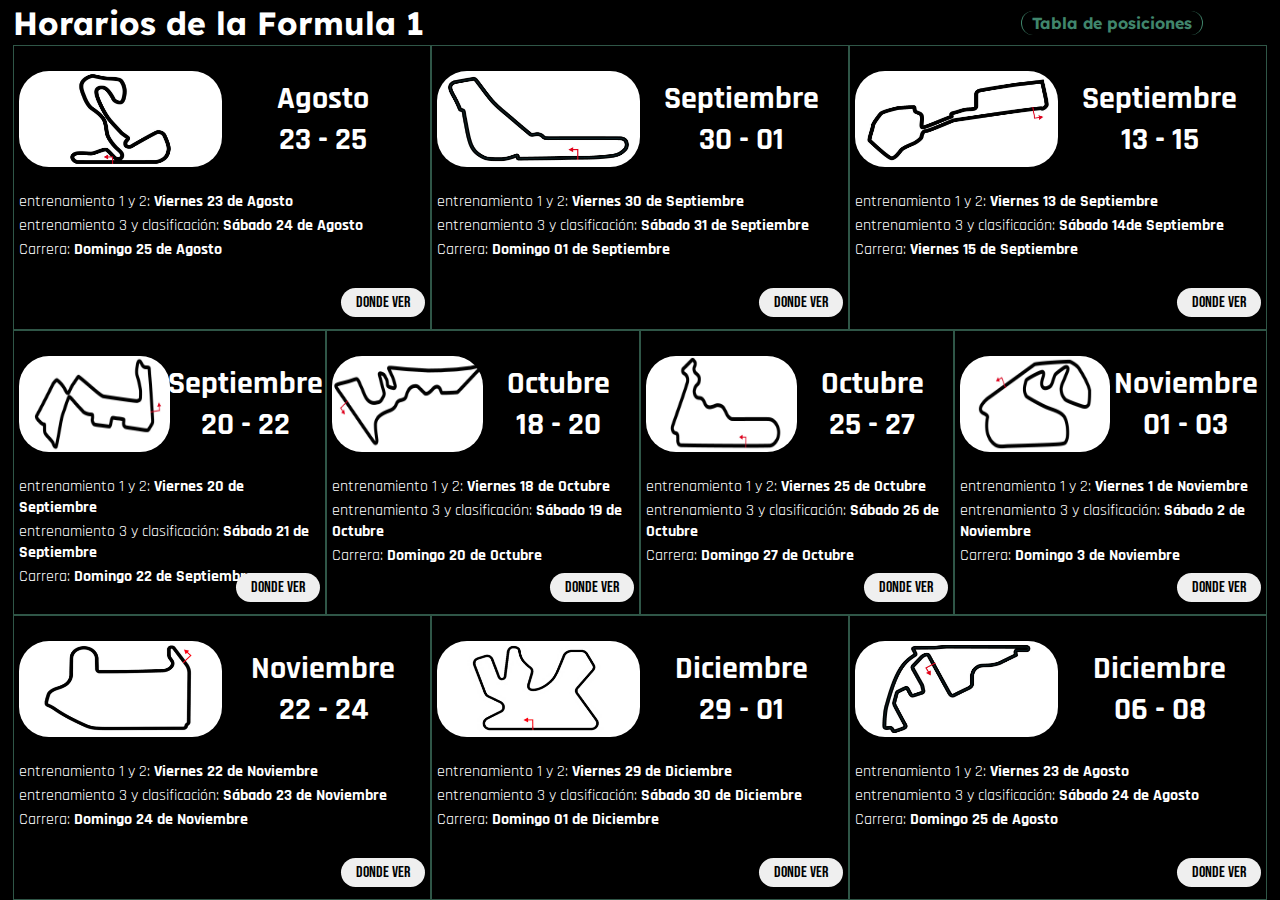
<file: index.html>
<!DOCTYPE html>
<html lang="en">
<head>
    <meta charset="UTF-8">
    <meta name="viewport" content="width=device-width, initial-scale=1.0">
    <title>Agenda GP</title>
    <!-- STYLE -->
    <link rel="stylesheet" href="/style.css">
    <!-- FONT AWESOME -->
    <link rel="preconnect" href="https://fonts.googleapis.com">
    <link rel="preconnect" href="https://fonts.gstatic.com" crossorigin>
    <link href="https://fonts.googleapis.com/css2?family=Bebas+Neue&family=Lexend:wght@100..900&family=Rajdhani:wght@300;400;500;600;700&display=swap"rel="stylesheet">
    <!-- ICON -->
    <link rel="icon" href="/logo.avif">
</head>
<body>
    <div class="container">
        <!-- NAVEGACIÓN -->
        <nav class="nav-menu">
            <h1>Horarios de la Formula 1</h1>
            <ul>
                <a href="/tabla.html" class="girito">Tabla de posiciones</a>
            </ul>
        </nav>
        <!-- MAIN-CONTENT -->
        <main class="main-content">
            <section class="main-1 main-all">
                <div class="panel">
                    <div class="fecha-img">
                        <div class="container-img">
                            <img src="/img/paises-bajos.jpg" alt="zandvoort" class="img-circuit">
                        </div>
                        <div class="container-3">
                            <h3>Agosto<br>23 - 25</h3>
                        </div>
                    </div>
                    <div class="info">
                      <div class="container-horarios">
                        <div>
                            entrenamiento 1 y 2:  <b>Viernes 23 de Agosto</b>
                        </div>
                        <div>entrenamiento 3 y  clasificación: 
                            <b>Sábado 24 de Agosto</b>
                        </div>
                        <div>Carrera: 
                            <b>Domingo 25 de Agosto</b>
                        </div>
                      </div>
                      <a href="https://www.rojadirectaenvivo.pl/" target="_blank">
                        <button class="btn-mirar">Donde ver</button>
                      </a>
                    </div>
                </div>
                <div class="panel">
                    <div class="fecha-img">
                        <div class="container-img">
                            <img src="/img/monza.jpg" alt="zandvoort" class="img-circuit">
                        </div>
                        <div class="container-3">
                            <h3>Septiembre<br>30 - 01</h3>
                        </div>
                    </div>
                    <div class="info">
                      <div class="container-horarios">
                        <div>
                            entrenamiento 1 y 2:  <b>Viernes 30 de Septiembre</b>
                        </div>
                        <div>entrenamiento 3 y  clasificación: 
                            <b>Sábado 31 de Septiembre</b>
                        </div>
                        <div>Carrera: 
                            <b>Domingo 01 de Septiembre</b>
                        </div>
                      </div>
                    <a href="https://www.rojadirectaenvivo.pl/" target="_blank">
                        <button class="btn-mirar">Donde ver</button>
                    </a>
                    </div>
                </div>
                <div class="panel">
                    <div class="fecha-img">
                        <div class="container-img">
                            <img src="/img/baku.jpg" alt="zandvoort" class="img-circuit">
                        </div>
                        <div class="container-3">
                            <h3>Septiembre<br>13 - 15</h3>
                        </div>
                    </div>
                    <div class="info">
                      <div class="container-horarios">
                        <div>
                            entrenamiento 1 y 2:  <b>Viernes 13 de Septiembre</b>
                        </div>
                        <div>entrenamiento 3 y  clasificación: 
                            <b>Sábado 14de Septiembre</b>
                        </div>
                        <div>Carrera: 
                            <b>Viernes 15 de Septiembre</b>
                        </div>
                      </div>
                    <a href="https://www.rojadirectaenvivo.pl/" target="_blank">
                        <button class="btn-mirar">Donde ver</button>
                    </a>
                    </div>
                </div>
            </section>
            <section class="main-2 main-all">
                <div class="panel">
                                    <div class="fecha-img">
                                        <div class="container-img">
                                            <img src="/img/marina.jpg" alt="Marina Bay" class="img-circuit">
                                        </div>
                                        <div class="container-3">
                                            <h3>Septiembre<br>20 - 22</h3>
                                        </div>
                                    </div>
                                    <div class="info">
                                        <div class="container-horarios">
                                            <div>
                                                entrenamiento 1 y 2: <b>Viernes 20 de Septiembre</b>
                                            </div>
                                            <div>entrenamiento 3 y clasificación:
                                                <b>Sábado 21 de Septiembre</b>
                                            </div>
                                            <div>Carrera:
                                                <b>Domingo 22 de Septiembre</b>
                                            </div>
                                        </div>
                                        <a href="https://www.rojadirectaenvivo.pl/" target="_blank">
                                            <button class="btn-mirar">Donde ver</button>
                                        </a>
                                    </div>
                </div>
                <div class="panel">
                    <div class="fecha-img">
                        <div class="container-img">
                            <img src="/img/las américas.jpg" alt="Las Américas" class="img-circuit">
                        </div>
                        <div class="container-3">
                            <h3>Octubre<br>18 - 20</h3>
                        </div>
                    </div>
                    <div class="info">
                      <div class="container-horarios">
                        <div>
                            entrenamiento 1 y 2:  <b>Viernes 18 de Octubre</b>
                        </div>
                        <div>entrenamiento 3 y  clasificación: 
                            <b>Sábado 19 de Octubre</b>
                        </div>
                        <div>Carrera: 
                            <b>Domingo 20 de Octubre</b>
                        </div>
                      </div>
                    <a href="https://www.rojadirectaenvivo.pl/" target="_blank">
                        <button class="btn-mirar">Donde ver</button>
                    </a>
                    </div>
                </div>
                <div class="panel">
                    <div class="fecha-img">
                        <div class="container-img">
                            <img src="/img/hermanos rodríguez.jpg" alt="Hermanos Rodríguez" class="img-circuit">
                        </div>
                        <div class="container-3">
                            <h3>Octubre<br>25 - 27</h3>
                        </div>
                    </div>
                    <div class="info">
                      <div class="container-horarios">
                        <div>
                            entrenamiento 1 y 2:  <b>Viernes 25 de Octubre</b>
                        </div>
                        <div>entrenamiento 3 y  clasificación: 
                            <b>Sábado 26 de Octubre</b>
                        </div>
                        <div>Carrera: 
                            <b>Domingo 27 de Octubre</b>
                        </div>
                      </div>
                    <a href="https://www.rojadirectaenvivo.pl/" target="_blank">
                        <button class="btn-mirar">Donde ver</button>
                    </a>
                    </div>
                </div>
                <div class="panel">
                    <div class="fecha-img">
                        <div class="container-img">
                            <img src="/img/interlagos.jpg" alt="Interlagos" class="img-circuit">
                        </div>
                        <div class="container-3">
                            <h3>Noviembre<br>01 - 03</h3>
                        </div>
                    </div>
                    <div class="info">
                        <div class="container-horarios">
                            <div>
                                entrenamiento 1 y 2: <b>Viernes 1 de Noviembre</b>
                            </div>
                            <div>entrenamiento 3 y clasificación:
                                <b>Sábado 2 de Noviembre</b>
                            </div>
                            <div>Carrera:
                                <b>Domingo 3 de Noviembre</b>
                            </div>
                        </div>
                        <a href="https://www.rojadirectaenvivo.pl/" target="_blank">
                            <button class="btn-mirar">Donde ver</button>
                        </a>
                    </div>
                </div>
            </section>
            <section class="main-3 main-all">
                <div class="panel">
                    <div class="fecha-img">
                        <div class="container-img">
                            <img src="/img/Las vegas.jpg" alt="Las vegas" class="img-circuit">
                        </div>
                        <div class="container-3">
                            <h3>Noviembre<br>22 - 24</h3>
                        </div>
                    </div>
                    <div class="info">
                      <div class="container-horarios">
                        <div>
                            entrenamiento 1 y 2:  <b>Viernes 22 de Noviembre</b>
                        </div>
                        <div>entrenamiento 3 y  clasificación: 
                            <b>Sábado 23 de Noviembre</b>
                        </div>
                        <div>Carrera: 
                            <b>Domingo 24 de Noviembre</b>
                        </div>
                      </div>
                    <a href="https://www.rojadirectaenvivo.pl/" target="_blank">
                        <button class="btn-mirar">Donde ver</button>
                    </a>
                    </div>
                </div>
                <div class="panel">
                    <div class="fecha-img">
                        <div class="container-img">
                            <img src="/img/losail.jpg" alt="Losail" class="img-circuit">
                        </div>
                        <div class="container-3">
                            <h3>Diciembre<br>29 - 01</h3>
                        </div>
                    </div>
                    <div class="info">
                      <div class="container-horarios">
                        <div>
                            entrenamiento 1 y 2:  <b>Viernes 29 de Diciembre</b>
                        </div>
                        <div>entrenamiento 3 y  clasificación: 
                            <b>Sábado 30 de Diciembre</b>
                        </div>
                        <div>Carrera: 
                            <b>Domingo 01 de Diciembre</b>
                        </div>
                      </div>
                    <a href="https://www.rojadirectaenvivo.pl/" target="_blank">
                        <button class="btn-mirar">Donde ver</button>
                    </a>
                    </div>
                </div>
                <div class="panel">
                    <div class="fecha-img">
                        <div class="container-img">
                            <img src="/img/yas marina.jpg" alt="zandvoort" class="img-circuit">
                        </div>
                        <div class="container-3">
                            <h3>Diciembre<br> 06 - 08</h3>
                        </div>
                    </div>
                    <div class="info">
                      <div class="container-horarios">
                        <div>
                            entrenamiento 1 y 2:  <b>Viernes 23 de Agosto</b>
                        </div>
                        <div>entrenamiento 3 y  clasificación: 
                            <b>Sábado 24 de Agosto</b>
                        </div>
                        <div>Carrera: 
                            <b>Domingo 25 de Agosto</b>
                        </div>
                      </div>
                    <a href="https://www.rojadirectaenvivo.pl/" target="_blank">
                        <button class="btn-mirar">Donde ver</button>
                    </a>
                    </div>
                </div>
            </section> 
            </section>
        </main>
    </div>
</body>
</html>
</file>
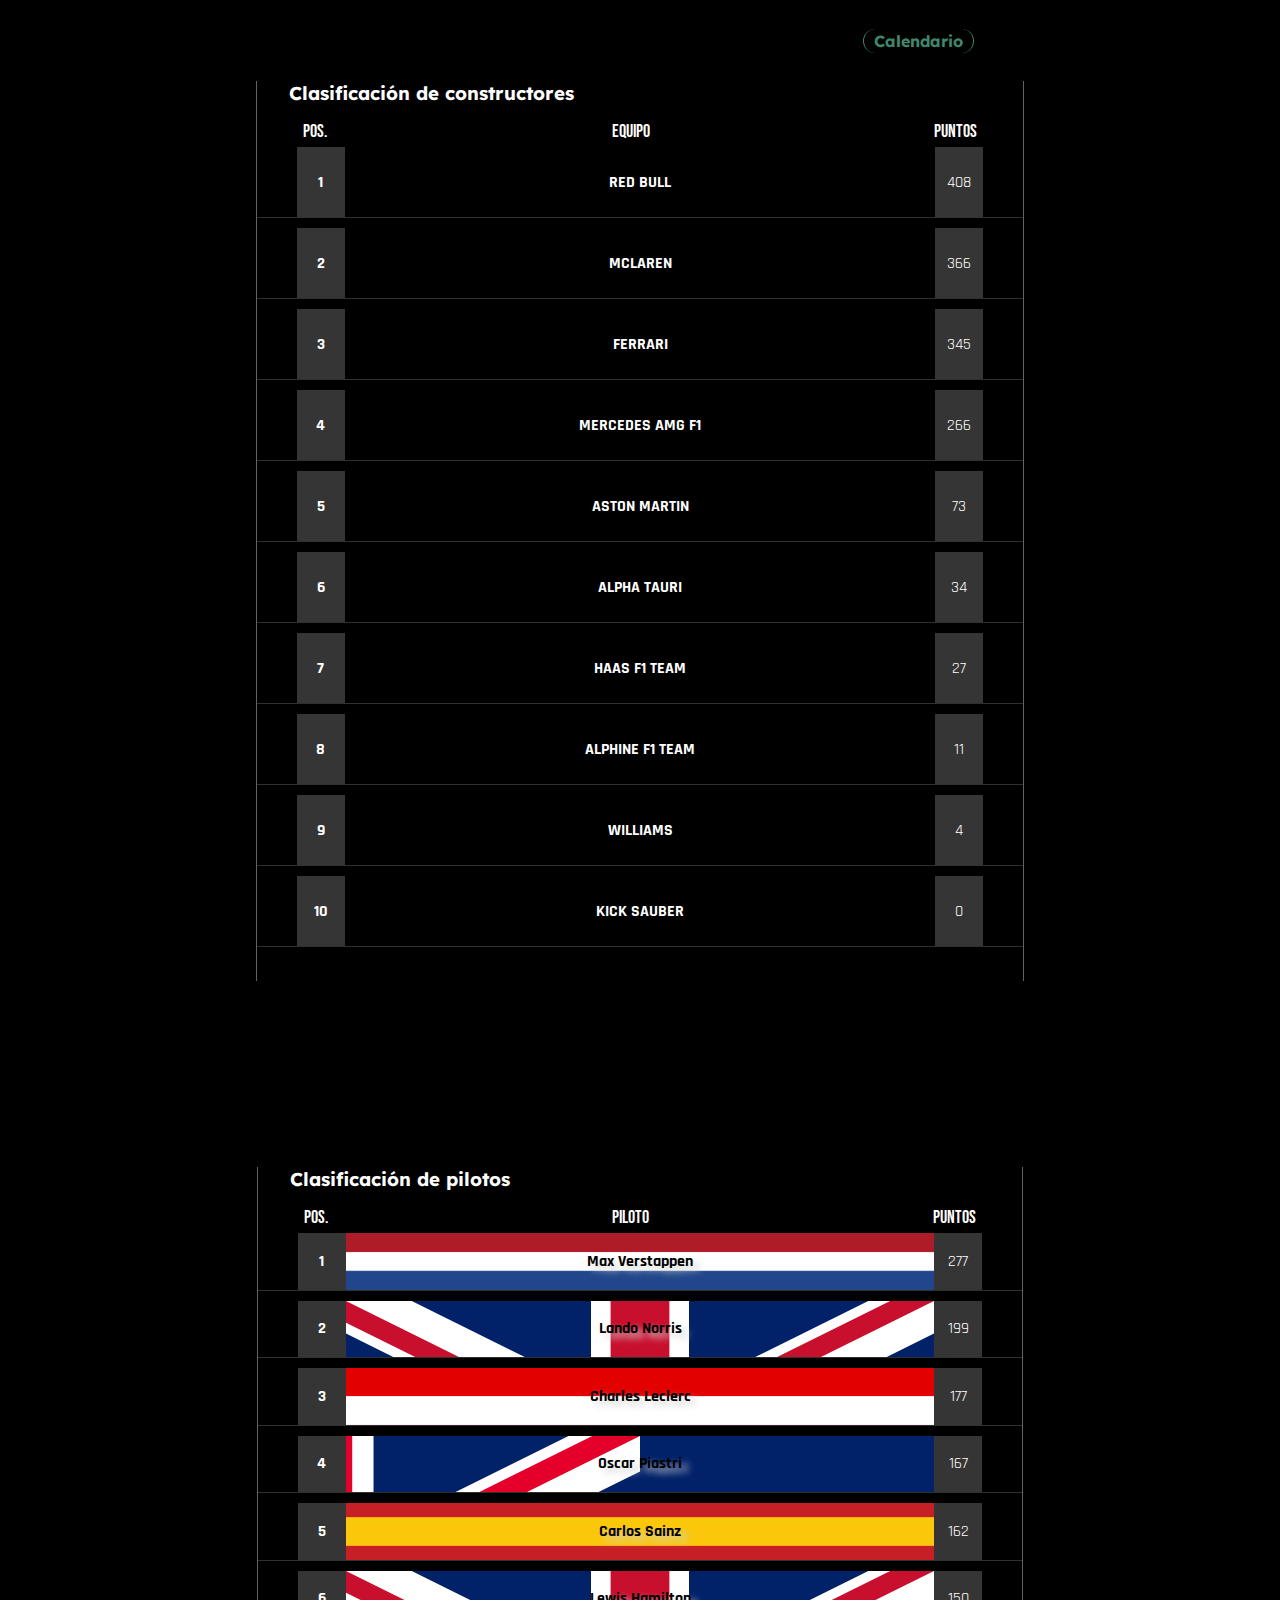
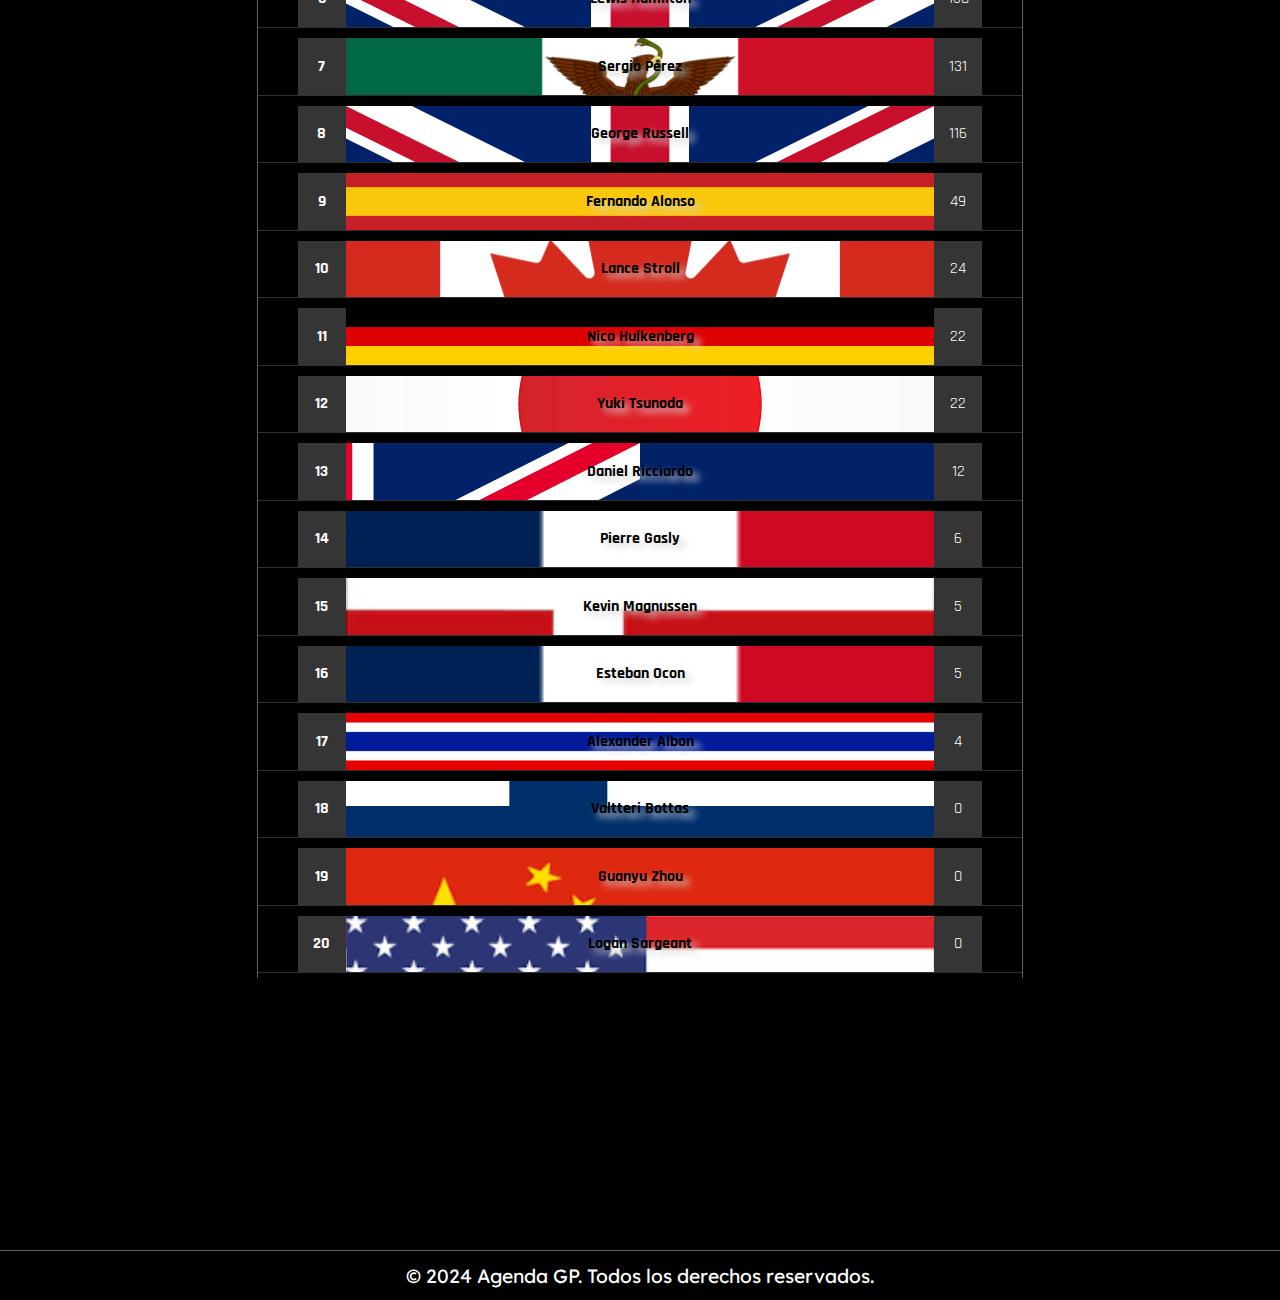
<file: tabla.html>
<!DOCTYPE html>
<html lang="en">
<head>
    <meta charset="UTF-8">
    <meta name="viewport" content="width=device-width, initial-scale=1.0">
    <title>Agenda GP</title>
    <!-- STYLE -->
    <link rel="stylesheet" href="/tabla.css">
    <!-- FONT AWESOME -->
    <link rel="preconnect" href="https://fonts.googleapis.com">
    <link rel="preconnect" href="https://fonts.gstatic.com" crossorigin>
    <link href="https://fonts.googleapis.com/css2?family=Bebas+Neue&family=Lexend:wght@100..900&family=Rajdhani:wght@300;400;500;600;700&display=swap" rel="stylesheet">
    <!-- LOGO -->
    <link rel="icon" href="/logo.avif">
    <!-- ANUNCIOS -->
    <script async src="https://pagead2.googlesyndication.com/pagead/js/adsbygoogle.js?client=ca-pub-1234826777348395" crossorigin="anonymous"></script>
</head>
<body>
    <div class="container">
        <nav class="nav-menu">
            <a href="/index.html">Calendario</a>
        </nav>
        <main class="main-content">
            <!-- CONTRUCTOR -->
            <section class="pilot-clasificacion">
                <h3>Clasificación de constructores</h3>
                <div class="container-post">
                    <nav class="nav-clasificación">
                        <ul>
                            <li>
                                POS.
                            </li>
                            <li>
                                Equipo
                            </li>
                            <li>
                                Puntos
                            </li>
                        </ul>
                    </nav>
                    <div class="container-sub-pilot">
                        <div class="position-all">
                            <h4>1</h4>
                            <p><b>RED BULL</b></p>
                            <span>408</span>
                        </div>
                        <div class="position-all">
                            <h4>2</h4>
                            <p><b>MCLAREN</b></p>
                            <span>366</span>
                        </div>
                        <div class="position-all">
                            <h4>3</h4>
                            <p><b>FERRARI</b></p>
                            <span>345</span>
                        </div>
                        <div class="position-all">
                            <h4>4</h4>
                            <p><b>MERCEDES AMG F1</b></p>
                            <span>266</span>
                        </div>
                        <div class="position-all">
                            <h4>5</h4>
                            <p><b>ASTON MARTIN</b></p>
                            <span>73</span>
                        </div>
                        <div class="position-all">
                            <h4>6</h4>
                            <p><b>ALPHA TAURI</b></p>
                            <span>34</span>
                        </div>
                        <div class="position-all">
                            <h4>7</h4>
                            <p><b>HAAS F1 TEAM</b></p>
                            <span>27</span>
                        </div>
                        <div class="position-all">
                            <h4>8</h4>
                            <p><b>ALPHINE F1 TEAM</b></p>
                            <span>11</span>
                        </div>
                        <div class="position-all">
                            <h4>9</h4>
                            <p><b>WILLIAMS</b></p>
                            <span>4</span>
                        </div>
                        <div class="position-all">
                            <h4>10</h4>
                            <p><b>KICK SAUBER</b></p>
                            <span>0</span>
                        </div>
                    </div>
                </div>
            </section>
            <!-- PILOT -->
            <section class="constructor-clasificacion">
                <h3>Clasificación de pilotos</h3>
                <div class="container-post">
                    <nav class="nav-clasificación">
                        <ul>
                            <li>
                                POS.
                            </li>
                            <li>
                                Piloto
                            </li>
                            <li>
                                Puntos
                            </li>
                        </ul>
                    </nav>
                    <div class="container-sub-pilot constructor">
                        <div class="position-all position-1">
                            <h4>1</h4>
                            <p><b>Max Verstappen</b></p>
                            <span>277</span>
                        </div>
                        <div class="position-all position-2">
                            <h4>2</h4>
                            <p><b>Lando Norris</b></p>
                            <span>199</span>
                        </div>
                        <div class="position-all position-3">
                            <h4>3</h4>
                            <p><b>Charles Leclerc</b></p>
                            <span>177</span>
                        </div>
                        <div class="position-all position-4">
                            <h4>4</h4>
                            <p><b>Oscar Piastri</b></p>
                            <span>167</span>
                        </div>
                        <div class="position-all position-5">
                            <h4>5</h4>
                            <p><b>Carlos Sainz</b></p>
                            <span>162</span>
                        </div>
                        <div class="position-all position-6">
                            <h4>6</h4>
                            <p><b>Lewis Hamilton</b></p>
                            <span>150</span>
                        </div>
                        <div class="position-all position-7">
                            <h4>7</h4>
                            <p><b>Sergio Pérez</b></p>
                            <span>131</span>
                        </div>
                        <div class="position-all position-8">
                            <h4>8</h4>
                            <p><b>George Russell</b></p>
                            <span>116</span>
                        </div>
                        <div class="position-all position-9">
                            <h4>9</h4>
                            <p><b>Fernando Alonso</b></p>
                            <span>49</span>
                        </div>
                        <div class="position-all position-10">
                            <h4>10</h4>
                            <p><b>Lance Stroll</b></p>
                            <span>24</span>
                        </div>
                        <div class="position-all position-11">
                            <h4>11</h4>
                            <p><b>Nico Hulkenberg</b></p>
                            <span>22</span>
                        </div>
                        <div class="position-all position-12">
                            <h4>12</h4>
                            <p><b>Yuki Tsunoda</b></p>
                            <span>22</span>
                        </div>
                        <div class="position-all position-13">
                            <h4>13</h4>
                            <p><b>Daniel Ricciardo</b></p>
                            <span>12</span>
                        </div>
                        <div class="position-all position-14">
                            <h4>14</h4>
                            <p><b>Pierre Gasly</b></p>
                            <span>6</span>
                        </div>
                        <div class="position-all position-15">
                            <h4>15</h4>
                            <p><b>Kevin Magnussen</b></p>
                            <span>5</span>
                        </div>
                        <div class="position-all position-16">
                            <h4>16</h4>
                            <p><b>Esteban Ocon</b></p>
                            <span>5</span>
                        </div>
                        <div class="position-all position-17">
                            <h4>17</h4>
                            <p><b>Alexander Albon</b></p>
                            <span>4</span>
                        </div>
                        <div class="position-all position-18">
                            <h4>18</h4>
                            <p><b>Valtteri Bottas</b></p>
                            <span>0</span>
                        </div>
                        <div class="position-all position-19">
                            <h4>19</h4>
                            <p><b>Guanyu Zhou</b></p>
                            <span>0</span>
                        </div>
                        <div class="position-all position-20">
                            <h4>20</h4>
                            <p><b>Logan Sargeant</b></p>
                            <span>0</span>
                        </div>
                    </div>
                </div>
            </section>
        </main>
    </div>
    <footer>
        © 2024 Agenda GP. Todos los derechos reservados.
    </footer>
</body>
</html>
</file>
<file: style.css>
*{ 
    box-sizing: border-box;
    margin: 0;
    padding: 0;
    color: #fff;
}
body{
    background-color: #000;
}
a{
    text-decoration: none;
}
.container{
    width: 98%;
    margin: auto;
    height: 100vh;
}
.nav-menu{
    height: 5%;
    display: flex;
    align-items: center;
    justify-content: space-between;
    font-family: "Lexend", sans-serif;
}
.nav-menu ul{
    margin-right: 4rem;
}
.nav-menu ul a {
    color: #40866c;
    font-weight: bold;
    transition: all .5s ease-in-out;
    border-right: 1px solid #40866c;
    border-left: 1px solid #40866c;
    border-radius: 25px;
    padding: 2px 10px;
}

.nav-menu ul a:hover{
    color: #734d32;
}
/* MAIN */
.main-content{
    width: 100%;
    height: 95%;
    display: grid;
    grid-template-rows: repeat(3, 1fr);
}
.main-all{
    display: flex;
}
.main-all div{
    flex: 1;
    font-family: "Rajdhani", sans-serif;
}
.panel {
    border: 1px solid #2f5647;
    padding: 5px 5px;
}
.fecha-img{
    height: 50%;
    display: flex;
    align-items: center;
    justify-content: center;
}
.container-img{
    width: 30%;
    height: 100%;
    display: flex;
    align-items: center;
    justify-content: center;
}
.container-3{
    width: 50%;
    display: flex;
    align-items: center;
    justify-content: center;
}
.container-3  h3{
    font-size: 2rem;
    text-align: center;
}

.fecha-img img{
    width: 100%;
    height: 70%;
    border-radius: 30px;
}
.btn-mirar{
    color: #000;
    border: none;
    padding: 5px 15px;
    border-radius: 25px;
    cursor: pointer;
    position: absolute;
    right: 0;
    bottom: 10px;
    transition: all .5s ease-in-out;
    font-family: "Bebas Neue", sans-serif;
    font-size: 1rem;
    animation: track .8s ease-in-out infinite  alternate;
}
@keyframes track{
    0%{
        transform: scale(1);
    }
    100%{
        transform: scale(1.1);
        transform: rotate(10deg);
    }
}
.btn-mirar:hover{
    background-color: #734d32;
    color: #fff;
}
.info{
    height: 50%;
    position: relative;
}
.container-horarios div{
    margin: .2rem 0;
}



/* MEDIA RESPONSIVE */
@media (max-width: 600px) {
    * {
        box-sizing: border-box;
        margin: 0;
        padding: 0;
    }
    .main-all{
        display: flex;
        flex-direction: column;
    }
    .nav-menu h1{
        font-size: 1rem;
    }
    .nav-menu ul{
        margin-right: 0;
    }
}
</file>
<file: tabla.css>
*{
    box-sizing: border-box;
    margin: 0;
    padding: 0;
}
body{
    background-color: #000;
    color: #fff;
}
li{
    list-style: none;
}
a{
    color: #40866c;
    text-decoration: none;
    font-weight: bold;
    font-family: "Lexend", sans-serif;
}
.container{
    width: 100%;
    height: 300vh;
}
.nav-menu{
    width: 60%;
    margin: auto;
    display: flex;
    align-items: center;
    justify-content: end;
    height: 3%;
    padding-right: 50px;
}
.nav-menu a{
    transition: all .5s ease-in-out;
    animation: giro 2.5s running infinite ;
    border-radius: 25px;
    padding: 2px 10px;
    border-right: 1px solid #40866c;
    border-left: 1px solid #40866c;
}
.nav-menu a:hover{
    color: #734d32;
}
.main-content{
    width: 60%;
    margin: auto;
    height: 100vh;
    border-right: 1.5px solid #ffffff62;
    border-left: 1.5px solid #ffffff62;
}
.pilot-clasificacion{
    height: 94vh;
}
.position-all {
    font-family: "Rajdhani", sans-serif;
    display: flex;
    justify-content: space-between;
    padding: 0 40px;
    border-bottom: 1px solid #8d8d8d56;
}
.nav-clasificación ul{
    display: flex;
    justify-content: space-between;
    padding: 0 46px;
    width: 100%;
    font-family: "Bebas Neue", sans-serif;
}
.nav-clasificación ul li{
    font-size: 1.1rem;
}
.position-all h4{
    display: flex;
    align-items: center;
    justify-content: center;
    background-color: #6b686881;
    width: 50px;
}
.position-all span{
    display: flex;
    align-items: center;
    justify-content: center;
    background-color: #6b686881;
    width: 50px;
}
.position-all p{
    display: flex;
    align-items: center;
    justify-content: center;
    width: 90%;
}
.container-sub-pilot{
    display: grid;
    height: 90vh;
}
.pilot-clasificacion h3{
    font-family: "Lexend", sans-serif;
    margin-bottom: 1rem;
    padding-left: 2rem;
}

.constructor-clasificacion{
    margin-top: 15rem;
    border-right: 1.5px solid #ffffff62;
    border-left: 1.5px solid #ffffff62;
}
.constructor-clasificacion h3{
    font-family: "Lexend", sans-serif;
    margin-bottom: 1rem;
    padding-left: 2rem;
}

/* PILOT */
.constructor{
    height: 150vh;
}
.position-1 p{
    background-image: url(/img/paises/paises-bajos.png);
    background-size: contain;
    font-size: 1rem;
}
.container-sub-pilot div{
    margin: 5px 0;
}
.constructor div p {
    color: #000000;
    text-shadow:  6px 5px 7px #d3d3d3;
}
.position-2 p{
    background-image: url(/img/paises/gran-bretaa.svg);
    font-size: 1rem;
    background-size: cover;
    background-position: center top;
    background-repeat: no-repeat;
}
.position-3 p{
    background-image: url(/img/paises/mónaco.png);
    background-size: contain;
    font-size: 1rem;
    background-position: center;
}
.position-4 p{
    background-image: url(/img/paises/australia.svg);
    background-position: center top;
}
.position-5 p{
    background-image: url(/img/paises/espa.jpg);
    background-size: contain;
}
.position-6 p{
    background-image: url(/img/paises/gran-bretaa.svg);
    font-size: 1rem;
    background-size: cover;
    background-position: center top;
    background-repeat: no-repeat;
}
.position-7 p{
    background-image: url(/img/paises/mexivo.webp);
    background-size: cover;
    background-position: center 30%; 
}
.position-8 p{
    background-image: url(/img/paises/gran-bretaa.svg);
    font-size: 1rem;
    background-size: cover;
    background-position: center top;
    background-repeat: no-repeat;
}
.position-9 p{
    background-image: url(/img/paises/espa.jpg);
    background-size: contain;
}
.position-10 p{
    background-image: url(/img/paises/canada.webp);
    background-position: center 38%;
}
.position-11 p{
    background-image: url(/img/paises/alemania.png);
    background-size: contain;
}

.position-12 p {
    background-image: url(/img/paises/japon.jpg);
    background-position: center;
}
.position-13 p {
    background-image: url(/img/paises/australia.svg);
    background-position: center top;
}
.position-14 p {
    background-image: url(/img/paises/francia.png);
    background-size: cover;
}
.position-15 p {
    background-image: url(/img/paises/dinamarca.avif);
    background-size: cover;
    background-position: center 70%;
}
.position-16 p {
    background-image: url(/img/paises/francia.png);
    background-size: cover;
}
.position-17 p {
    background-image: url(/img/paises/tailandia.png);
    background-size: contain;
    color: #fff;
}
.position-18 p {
    background-image: url(/img/paises/finlandia.svg);
    background-size: cover;
    background-position: center 35%;
}
.position-19 p {
    background-image: url(/img/paises/china.png);
    background-size: cover;
    background-position: center 1%;
}
.position-20 p {
    background-image: url(/img/paises/eeuu.png);
    background-size: cover;
    background-position: center 30%;
}
footer{
    height: 50px;
    width: 100%;
    font-size: 1.2rem;
    display: flex;
    align-items: center;
    justify-content: center;
    margin-top: 150px;
    border-top: 1.5px solid #ffffff62;
    font-family: "Lexend", sans-serif;
}
@keyframes giro {
    0%{
        transform: rotate(0deg);
    }
    50%{
        transform: rotate(180deg);
    }
    100%{
        transform: rotate(360deg);
    }
}

@media (max-width: 600px) {
    .main-content{
        width: 100%;
    }
    .nav-menu{
        width: 100%;
    }
}
</file>
